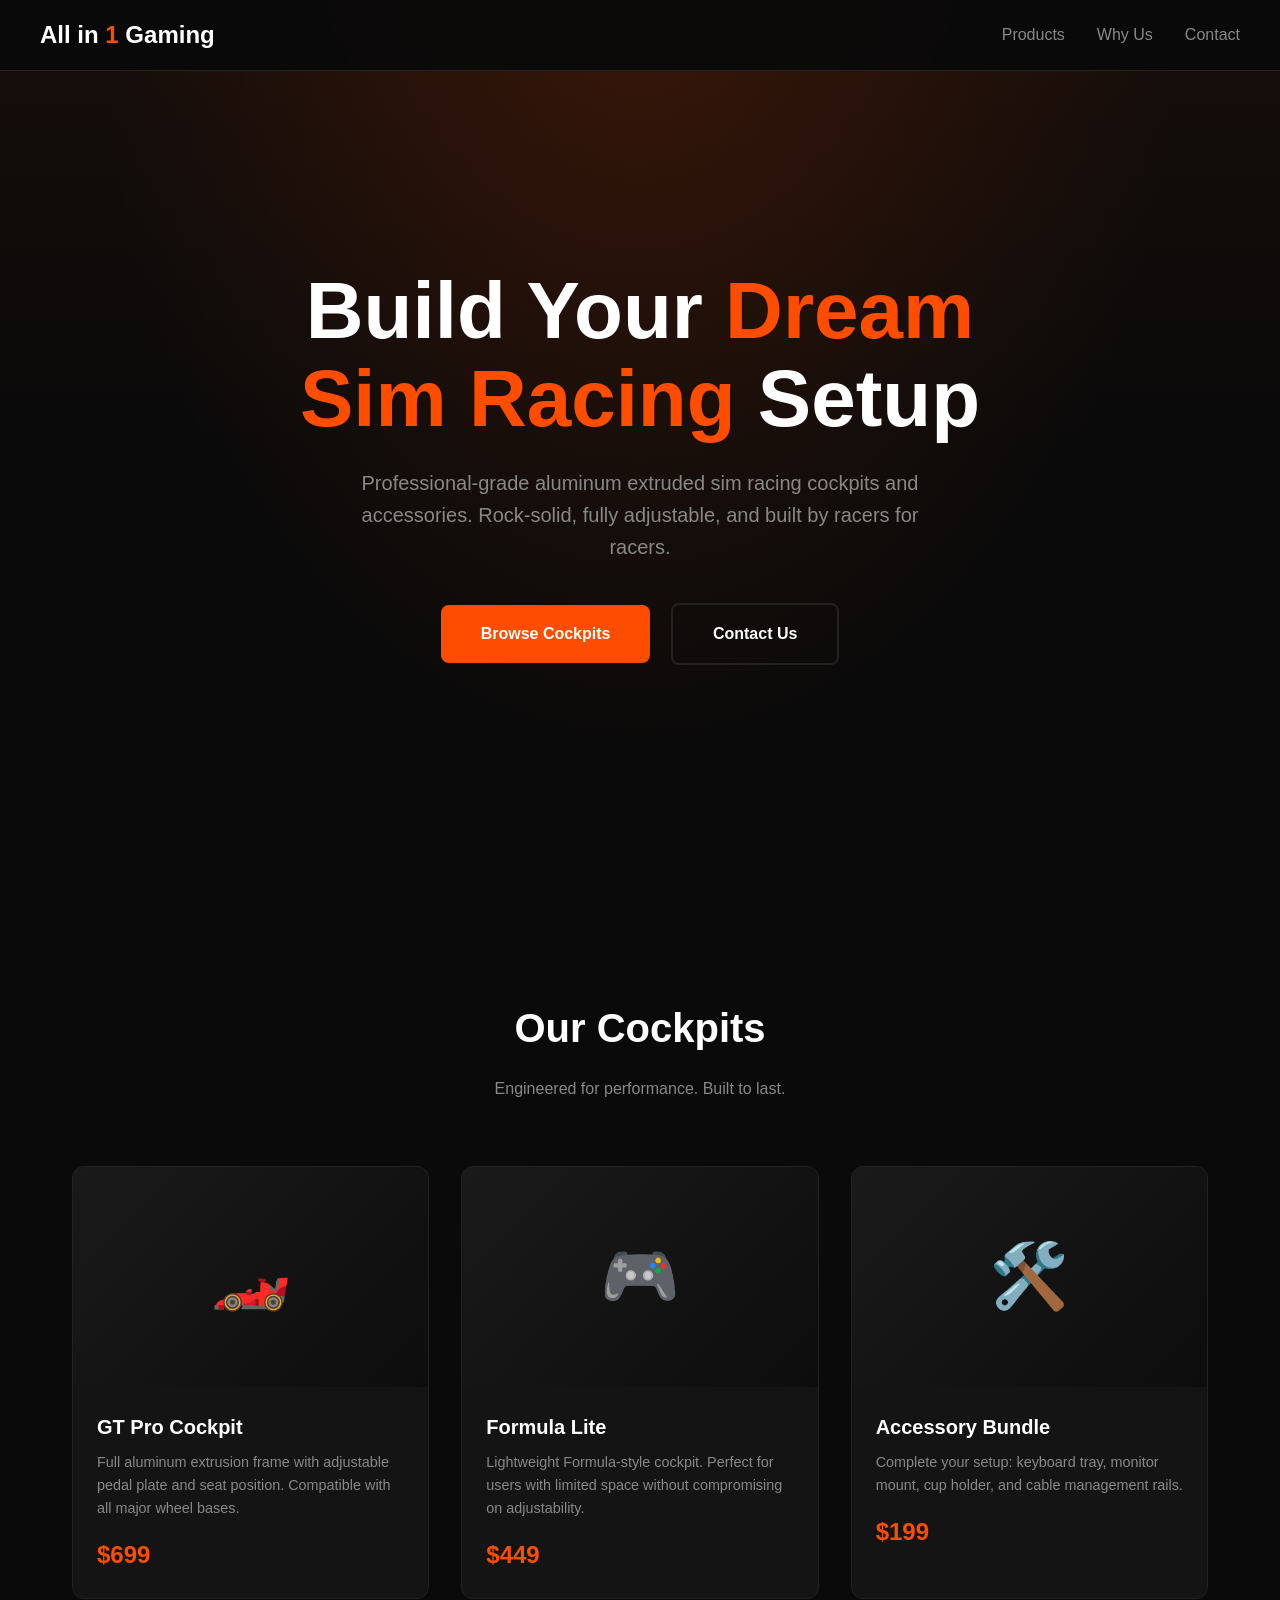
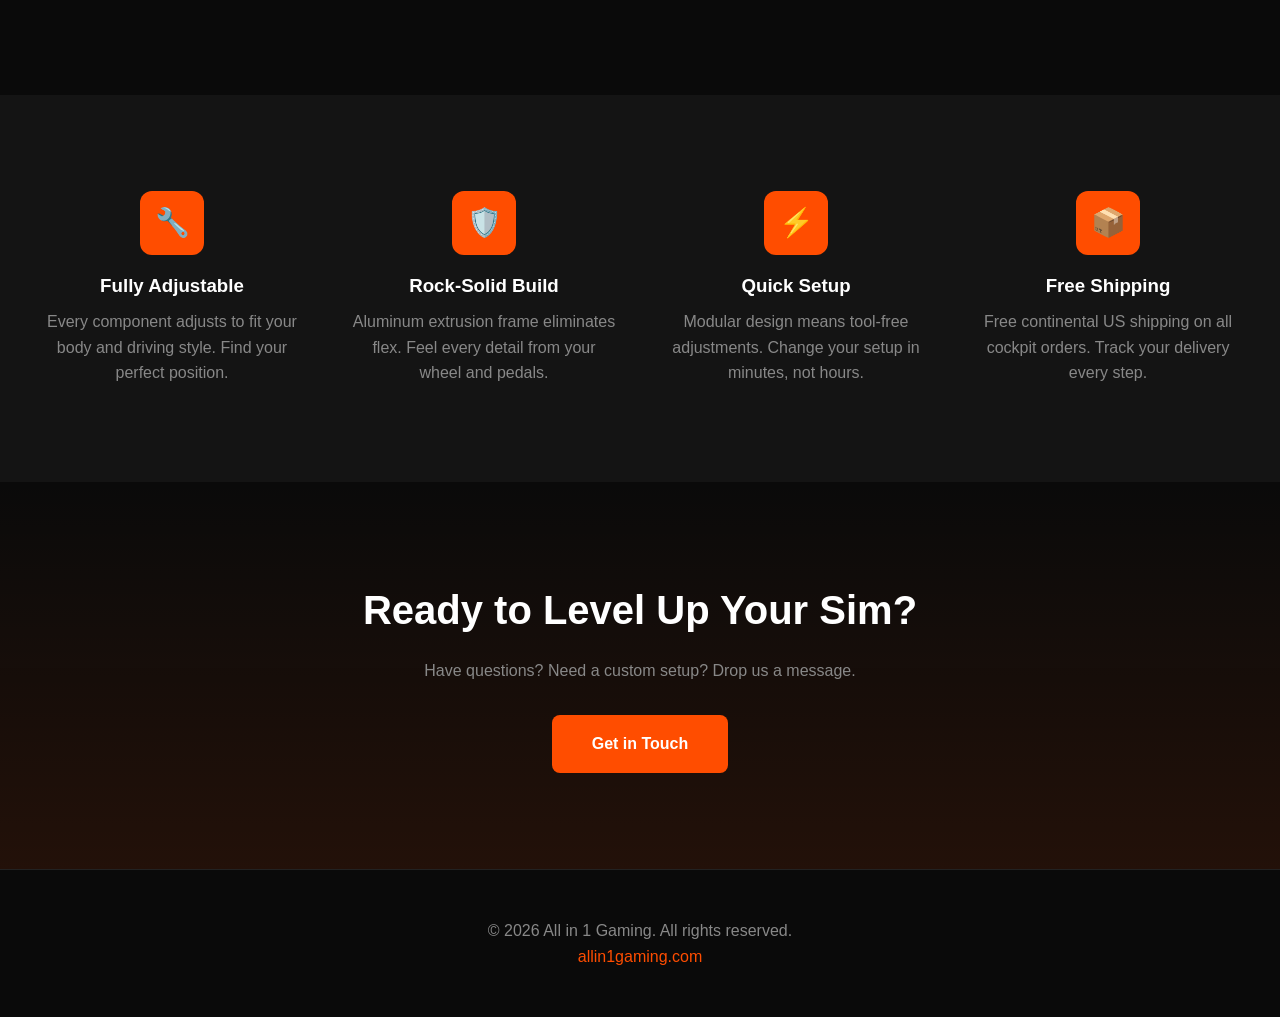
<file: allin1gaming.html>
<!DOCTYPE html>
<html lang="en">
<head>
    <meta charset="UTF-8">
    <meta name="viewport" content="width=device-width, initial-scale=1.0">
    <title>All in 1 Gaming | Sim Racing Cockpits & Accessories</title>
    <style>
        * {
            margin: 0;
            padding: 0;
            box-sizing: border-box;
        }
        
        :root {
            --bg-dark: #0a0a0a;
            --bg-card: #141414;
            --accent: #ff4d00;
            --accent-hover: #ff6a00;
            --text: #ffffff;
            --text-dim: #888888;
            --border: #222222;
        }
        
        body {
            font-family: -apple-system, BlinkMacSystemFont, 'Segoe UI', Roboto, Oxygen, Ubuntu, sans-serif;
            background: var(--bg-dark);
            color: var(--text);
            line-height: 1.6;
        }
        
        /* Header */
        header {
            position: fixed;
            top: 0;
            left: 0;
            right: 0;
            background: rgba(10, 10, 10, 0.95);
            backdrop-filter: blur(10px);
            border-bottom: 1px solid var(--border);
            z-index: 100;
            padding: 1rem 2rem;
        }
        
        nav {
            max-width: 1200px;
            margin: 0 auto;
            display: flex;
            justify-content: space-between;
            align-items: center;
        }
        
        .logo {
            font-size: 1.5rem;
            font-weight: 800;
            color: var(--text);
            text-decoration: none;
        }
        
        .logo span {
            color: var(--accent);
        }
        
        .nav-links {
            display: flex;
            gap: 2rem;
            list-style: none;
        }
        
        .nav-links a {
            color: var(--text-dim);
            text-decoration: none;
            font-weight: 500;
            transition: color 0.2s;
        }
        
        .nav-links a:hover {
            color: var(--accent);
        }
        
        /* Hero */
        .hero {
            min-height: 100vh;
            display: flex;
            align-items: center;
            justify-content: center;
            text-align: center;
            padding: 6rem 2rem 4rem;
            background: 
                linear-gradient(180deg, rgba(255,77,0,0.05) 0%, transparent 50%),
                radial-gradient(ellipse at 50% 0%, rgba(255,77,0,0.15) 0%, transparent 60%),
                var(--bg-dark);
        }
        
        .hero-content {
            max-width: 800px;
        }
        
        .hero h1 {
            font-size: clamp(2.5rem, 8vw, 5rem);
            font-weight: 900;
            line-height: 1.1;
            margin-bottom: 1.5rem;
        }
        
        .hero h1 span {
            color: var(--accent);
        }
        
        .hero p {
            font-size: 1.25rem;
            color: var(--text-dim);
            margin-bottom: 2.5rem;
            max-width: 600px;
            margin-left: auto;
            margin-right: auto;
        }
        
        .btn {
            display: inline-block;
            padding: 1rem 2.5rem;
            background: var(--accent);
            color: white;
            text-decoration: none;
            font-weight: 700;
            border-radius: 8px;
            transition: all 0.2s;
        }
        
        .btn:hover {
            background: var(--accent-hover);
            transform: translateY(-2px);
        }
        
        .btn-outline {
            background: transparent;
            border: 2px solid var(--border);
            margin-left: 1rem;
        }
        
        .btn-outline:hover {
            border-color: var(--accent);
            background: transparent;
        }
        
        /* Products */
        .products {
            padding: 6rem 2rem;
            max-width: 1200px;
            margin: 0 auto;
        }
        
        .section-title {
            text-align: center;
            margin-bottom: 4rem;
        }
        
        .section-title h2 {
            font-size: 2.5rem;
            margin-bottom: 1rem;
        }
        
        .section-title p {
            color: var(--text-dim);
        }
        
        .product-grid {
            display: grid;
            grid-template-columns: repeat(auto-fit, minmax(300px, 1fr));
            gap: 2rem;
        }
        
        .product-card {
            background: var(--bg-card);
            border: 1px solid var(--border);
            border-radius: 12px;
            overflow: hidden;
            transition: border-color 0.2s;
        }
        
        .product-card:hover {
            border-color: var(--accent);
        }
        
        .product-image {
            height: 220px;
            background: linear-gradient(135deg, #1a1a1a, #0d0d0d);
            display: flex;
            align-items: center;
            justify-content: center;
            font-size: 4rem;
        }
        
        .product-info {
            padding: 1.5rem;
        }
        
        .product-info h3 {
            font-size: 1.25rem;
            margin-bottom: 0.5rem;
        }
        
        .product-info p {
            color: var(--text-dim);
            font-size: 0.9rem;
            margin-bottom: 1rem;
        }
        
        .price {
            font-size: 1.5rem;
            font-weight: 700;
            color: var(--accent);
        }
        
        /* Features */
        .features {
            padding: 6rem 2rem;
            background: var(--bg-card);
        }
        
        .features-grid {
            max-width: 1200px;
            margin: 0 auto;
            display: grid;
            grid-template-columns: repeat(auto-fit, minmax(250px, 1fr));
            gap: 3rem;
        }
        
        .feature {
            text-align: center;
        }
        
        .feature-icon {
            width: 64px;
            height: 64px;
            background: var(--accent);
            border-radius: 12px;
            display: flex;
            align-items: center;
            justify-content: center;
            font-size: 1.75rem;
            margin: 0 auto 1rem;
        }
        
        .feature h3 {
            margin-bottom: 0.5rem;
        }
        
        .feature p {
            color: var(--text-dim);
        }
        
        /* CTA */
        .cta {
            padding: 6rem 2rem;
            text-align: center;
            background: 
                linear-gradient(180deg, transparent, rgba(255,77,0,0.1)),
                var(--bg-dark);
        }
        
        .cta h2 {
            font-size: 2.5rem;
            margin-bottom: 1rem;
        }
        
        .cta p {
            color: var(--text-dim);
            margin-bottom: 2rem;
        }
        
        /* Footer */
        footer {
            padding: 3rem 2rem;
            border-top: 1px solid var(--border);
            text-align: center;
            color: var(--text-dim);
        }
        
        footer a {
            color: var(--accent);
            text-decoration: none;
        }
        
        /* Responsive */
        @media (max-width: 768px) {
            .nav-links {
                display: none;
            }
            
            .hero h1 {
                font-size: 2.5rem;
            }
            
            .btn {
                display: block;
                margin: 0.5rem 0;
            }
            
            .btn-outline {
                margin: 0.5rem 0;
            }
        }
    </style>
</head>
<body>
    <header>
        <nav>
            <a href="#" class="logo">All in <span>1</span> Gaming</a>
            <ul class="nav-links">
                <li><a href="#products">Products</a></li>
                <li><a href="#features">Why Us</a></li>
                <li><a href="#contact">Contact</a></li>
            </ul>
        </nav>
    </header>
    
    <section class="hero">
        <div class="hero-content">
            <h1>Build Your <span>Dream Sim Racing</span> Setup</h1>
            <p>Professional-grade aluminum extruded sim racing cockpits and accessories. Rock-solid, fully adjustable, and built by racers for racers.</p>
            <a href="#products" class="btn">Browse Cockpits</a>
            <a href="#contact" class="btn btn-outline">Contact Us</a>
        </div>
    </section>
    
    <section class="products" id="products">
        <div class="section-title">
            <h2>Our Cockpits</h2>
            <p>Engineered for performance. Built to last.</p>
        </div>
        <div class="product-grid">
            <div class="product-card">
                <div class="product-image">🏎️</div>
                <div class="product-info">
                    <h3>GT Pro Cockpit</h3>
                    <p>Full aluminum extrusion frame with adjustable pedal plate and seat position. Compatible with all major wheel bases.</p>
                    <div class="price">$699</div>
                </div>
            </div>
            <div class="product-card">
                <div class="product-image">🎮</div>
                <div class="product-info">
                    <h3>Formula Lite</h3>
                    <p>Lightweight Formula-style cockpit. Perfect for users with limited space without compromising on adjustability.</p>
                    <div class="price">$449</div>
                </div>
            </div>
            <div class="product-card">
                <div class="product-image">🛠️</div>
                <div class="product-info">
                    <h3>Accessory Bundle</h3>
                    <p>Complete your setup: keyboard tray, monitor mount, cup holder, and cable management rails.</p>
                    <div class="price">$199</div>
                </div>
            </div>
        </div>
    </section>
    
    <section class="features" id="features">
        <div class="features-grid">
            <div class="feature">
                <div class="feature-icon">🔧</div>
                <h3>Fully Adjustable</h3>
                <p>Every component adjusts to fit your body and driving style. Find your perfect position.</p>
            </div>
            <div class="feature">
                <div class="feature-icon">🛡️</div>
                <h3>Rock-Solid Build</h3>
                <p>Aluminum extrusion frame eliminates flex. Feel every detail from your wheel and pedals.</p>
            </div>
            <div class="feature">
                <div class="feature-icon">⚡</div>
                <h3>Quick Setup</h3>
                <p>Modular design means tool-free adjustments. Change your setup in minutes, not hours.</p>
            </div>
            <div class="feature">
                <div class="feature-icon">📦</div>
                <h3>Free Shipping</h3>
                <p>Free continental US shipping on all cockpit orders. Track your delivery every step.</p>
            </div>
        </div>
    </section>
    
    <section class="cta" id="contact">
        <h2>Ready to Level Up Your Sim?</h2>
        <p>Have questions? Need a custom setup? Drop us a message.</p>
        <a href="mailto:info@allin1gaming.com" class="btn">Get in Touch</a>
    </section>
    
    <footer>
        <p>© 2026 All in 1 Gaming. All rights reserved.</p>
        <p><a href="https://allin1gaming.com">allin1gaming.com</a></p>
    </footer>
</body>
</html>
</file>
